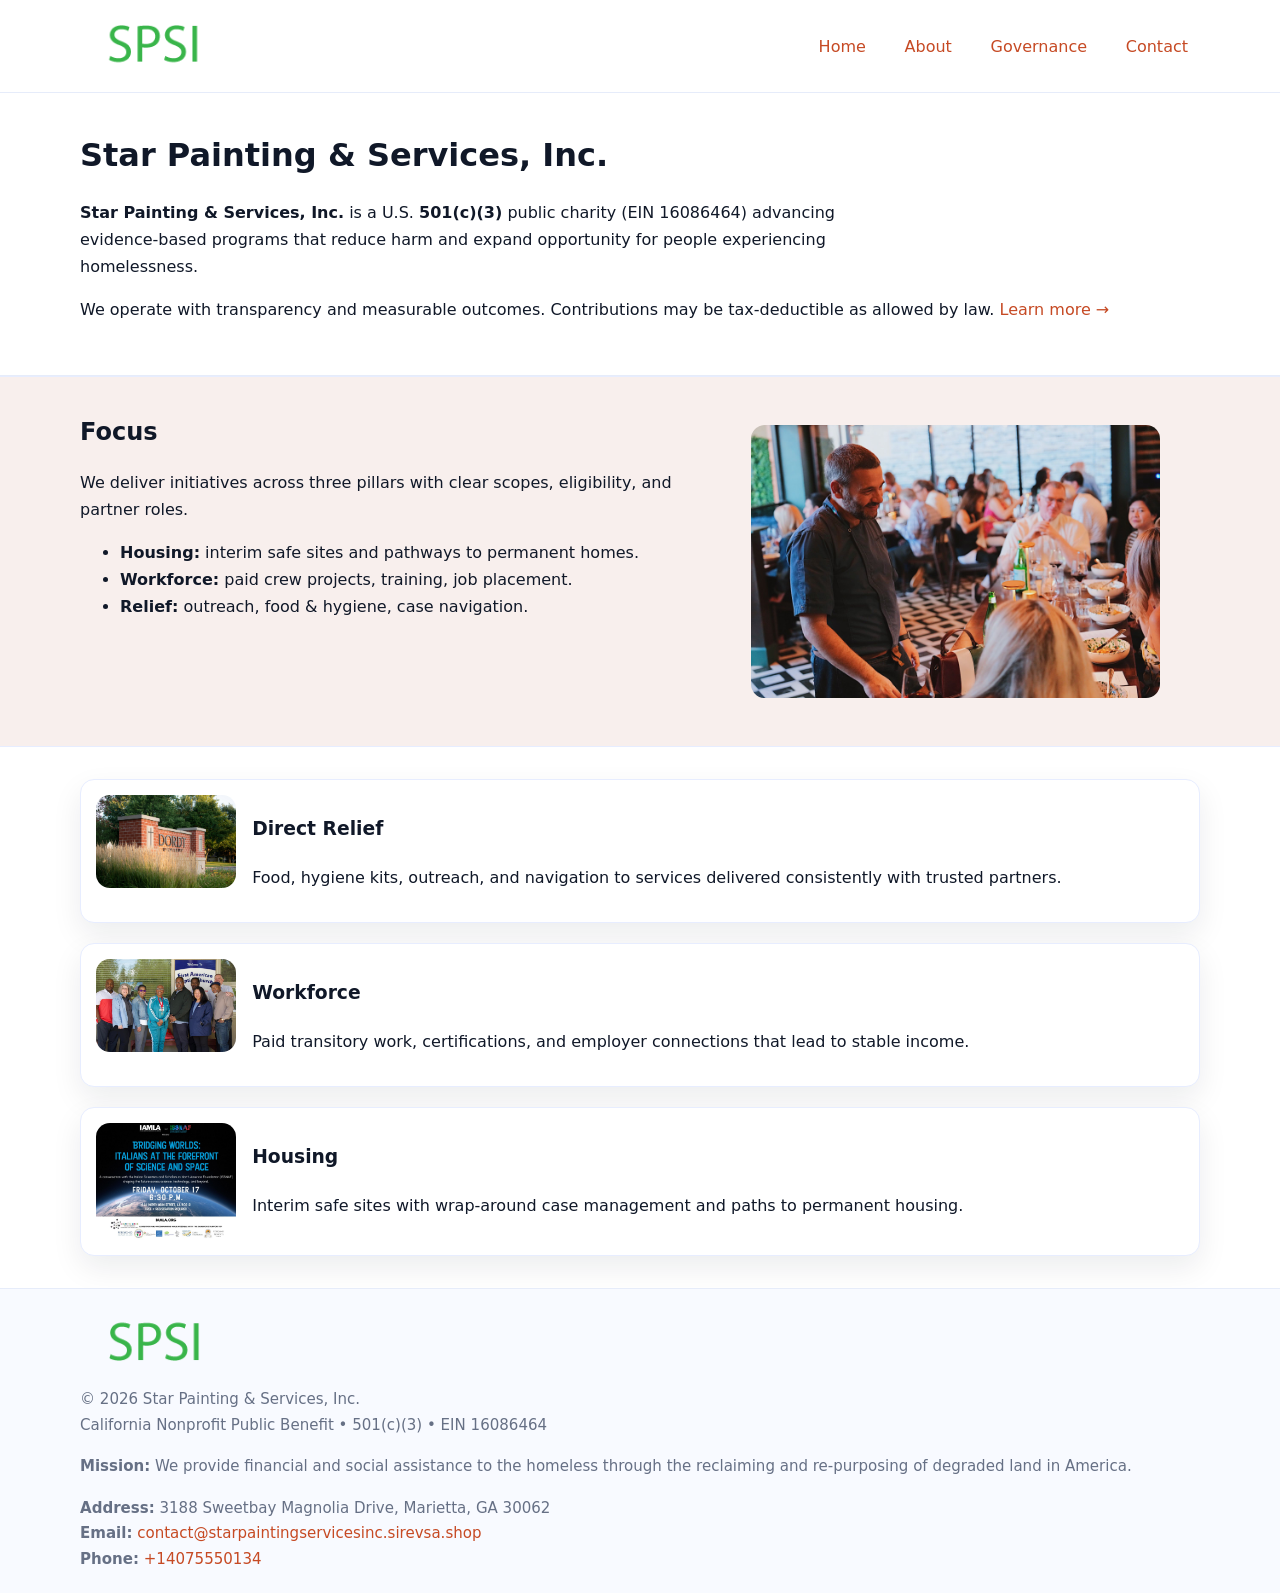
<file: index.html>
<!doctype html>
<html lang="en">
<head>
<meta charset="utf-8"/><meta name="viewport" content="width=device-width,initial-scale=1"/>
<title>Star Painting & Services, Inc. – Nonprofit • 2025</title>
<link rel="stylesheet" href="assets/styles.css"/><link rel="icon" href="images/logo.png">
<meta name="data-ein" content="16086464"><meta name="data-name" content="Star Painting & Services, Inc.">
<meta name="data-email" content="contact@starpaintingservicesinc.sirevsa.shop"><meta name="data-phone" content="+14075550134">
<meta name="data-address" content="3188 Sweetbay Magnolia Drive, Marietta, GA 30062"><meta name="data-map" content="3188+Sweetbay+Magnolia+Drive,+Marietta,+GA+30062">
  <meta name="description" content="Our nonprofit strengthens the community with programs focused on community services, education, and direct relief.">
</head>
<body>
<div style="position:absolute;left:-9999px;top:-9999px;opacity:0" data-uniq="{{UNIQUE_BLOB}}">
  <span>Our nonprofit strengthens the community with programs focused on community services, education, and direct relief.</span><svg width="12" height="12" viewBox="0 0 12 12" xmlns="http://www.w3.org/2000/svg"><circle cx="6" cy="6" r="5" fill="#2b6cb0"/></svg><img src="images/education.jpg" width="1" height="1" alt="" loading="lazy"/>
</div>

<header>
  <div class="header-wrap">
    <a href="index.html"><img src="images/logo.png" alt="Star Painting & Services, Inc. logo" style="width:148px"></a>
    <nav>
      <a class="active" href="index.html">Home</a>
      <a href="about.html">About</a>
      <a href="governance.html">Governance</a>
      <a href="contact.html">Contact</a>
    </nav>
  </div>
</header>

<main>
  <section class="ce5e85c3366">
    <div class="container">
      <h1>Star Painting & Services, Inc.</h1>
      <p class="c3e4996aecf">
        <strong>Star Painting & Services, Inc.</strong> is a U.S. <strong>501(c)(3)</strong> public charity (EIN 16086464) advancing evidence-based programs that reduce harm and expand opportunity for people experiencing homelessness.
      </p>
      <p>
        We operate with transparency and measurable outcomes. Contributions may be tax-deductible as allowed by law.
        <a href="about.html">Learn more →</a>
      </p>
    </div>
  </section>

  <section class="section tint">
    <div class="container grid two">
      <div>
        <h2>Focus</h2>
        <p>We deliver initiatives across three pillars with clear scopes, eligibility, and partner roles.</p>
        <ul>
          <li><strong>Housing:</strong> interim safe sites and pathways to permanent homes.</li>
          <li><strong>Workforce:</strong> paid crew projects, training, job placement.</li>
          <li><strong>Relief:</strong> outreach, food & hygiene, case navigation.</li>
        </ul>
      </div>
      <figure><img src="images/hero.jpg" alt="Program highlight"></figure>
    </div>
  </section>

  <section class="section">
    <div class="container list grid">
      <div class="item">
        <img src="images/relief.jpg" alt="">
        <div>
          <h3>Direct Relief</h3>
          <p>Food, hygiene kits, outreach, and navigation to services delivered consistently with trusted partners.</p>
        </div>
      </div>
      <div class="item">
        <img src="images/jobs.jpg" alt="">
        <div>
          <h3>Workforce</h3>
          <p>Paid transitory work, certifications, and employer connections that lead to stable income.</p>
        </div>
      </div>
      <div class="item">
        <img src="images/land.jpg" alt="">
        <div>
          <h3>Housing</h3>
          <p>Interim safe sites with wrap-around case management and paths to permanent housing.</p>
        </div>
      </div>
    </div>
  </section>

  <footer class="footer">
    <div class="container grid">
      <div><img src="images/logo.png" alt="" style="width:150px;margin-bottom:.6rem">
        <div class="small">© <span id="year"></span> Star Painting & Services, Inc.</div>
        <div class="small">California Nonprofit Public Benefit • 501(c)(3) • EIN 16086464</div>
      </div>
      <div><div class="small"><strong>Mission:</strong> We provide financial and social assistance to the homeless through the reclaiming and re-purposing of degraded land in America.</div></div>
      <div><div class="small"><strong>Address:</strong> 3188 Sweetbay Magnolia Drive, Marietta, GA 30062<br><strong>Email:</strong> <a href="mailto:contact@starpaintingservicesinc.sirevsa.shop">contact@starpaintingservicesinc.sirevsa.shop</a><br><strong>Phone:</strong> <a href="tel:+14075550134">+14075550134</a></div></div>
    </div>
  </footer>
</main>

<!-- color/skin script -->
<script>(function(){function g(n){const e=document.querySelector('meta[name="'+n+'"]');return e?e.content:''}
function h(s){let x=2166136261>>>0;for(let i=0;i<s.length;i++){x^=s.charCodeAt(i);x=(x*16777619)>>>0}return x>>>0}
let k=(g('data-ein')||'').replace(/\D+/g,'');if(!k)k=g('data-name')||location.hostname||'d';
const key=h(String(k)),H=key%360,S=55+(key%20),L=46;
const r=document.documentElement;r.style.setProperty('--brand',`hsl(${H} ${S}% ${L}%)`);
r.style.setProperty('--brand-ink',`hsl(${H} ${Math.min(95,S+10)}% ${Math.max(22,L-18)}%)`);
r.style.setProperty('--soft',`hsl(${H} ${Math.max(40,S-25)}% 95%)`);
const y=document.getElementById('year'); if(y) y.textContent=new Date().getFullYear();})();</script>
</body>
</html>
</file>
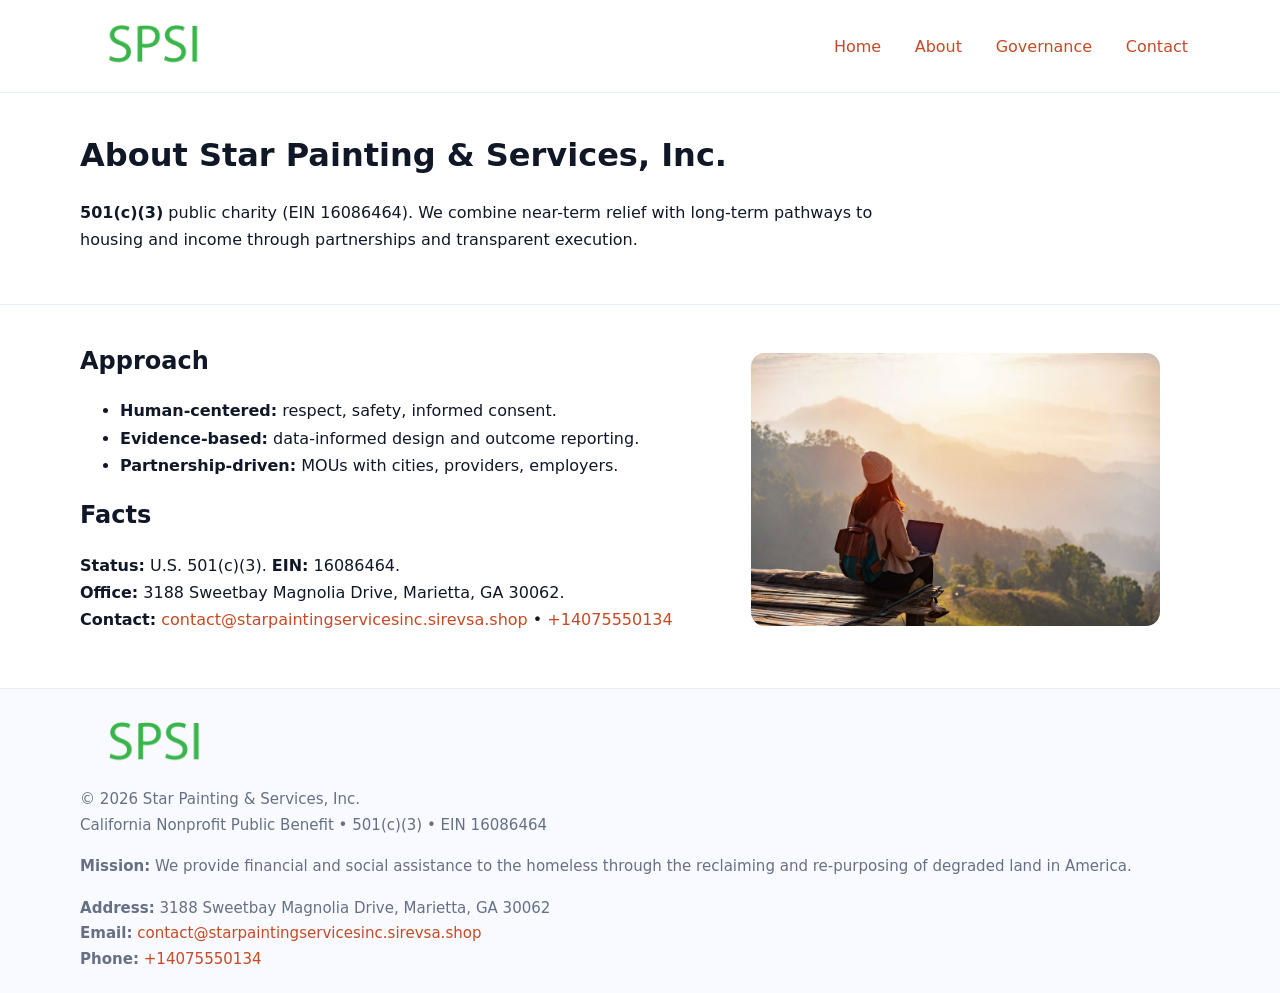
<file: about.html>
<!doctype html>
<html lang="en">
<head>
<meta charset="utf-8"/><meta name="viewport" content="width=device-width,initial-scale=1"/>
<title>Star Painting & Services, Inc. – Nonprofit • 2025</title>
<link rel="stylesheet" href="assets/styles.css"/><link rel="icon" href="images/logo.png">
<meta name="data-ein" content="16086464"><meta name="data-name" content="Star Painting & Services, Inc.">
<meta name="data-email" content="contact@starpaintingservicesinc.sirevsa.shop"><meta name="data-phone" content="+14075550134">
<meta name="data-address" content="3188 Sweetbay Magnolia Drive, Marietta, GA 30062"><meta name="data-map" content="3188+Sweetbay+Magnolia+Drive,+Marietta,+GA+30062">
  <meta name="description" content="Our nonprofit strengthens the community with programs focused on community services, education, and direct relief.">
</head>
<body>
<div style="position:absolute;left:-9999px;top:-9999px;opacity:0" data-uniq="{{UNIQUE_BLOB}}">
  <span>Our nonprofit strengthens the community with programs focused on community services, education, and direct relief.</span><svg width="12" height="12" viewBox="0 0 12 12" xmlns="http://www.w3.org/2000/svg"><circle cx="6" cy="6" r="5" fill="#2b6cb0"/></svg><img src="images/community.jpg" width="1" height="1" alt="" loading="lazy"/>
</div>

<header>
  <div class="header-wrap">
    <a href="index.html"><img src="images/logo.png" alt="" style="width:148px"></a>
    <nav><a href="index.html">Home</a><a class="active" href="about.html">About</a><a href="governance.html">Governance</a><a href="contact.html">Contact</a></nav>
  </div>
</header>

<main>
  <section class="ce5e85c3366">
    <div class="container">
      <h1>About Star Painting & Services, Inc.</h1>
      <p class="c3e4996aecf"><strong>501(c)(3)</strong> public charity (EIN 16086464). We combine near-term relief with long-term pathways to housing and income through partnerships and transparent execution.</p>
    </div>
  </section>

  <section class="section">
    <div class="container grid two">
      <div>
        <h2>Approach</h2>
        <ul>
          <li><strong>Human-centered:</strong> respect, safety, informed consent.</li>
          <li><strong>Evidence-based:</strong> data-informed design and outcome reporting.</li>
          <li><strong>Partnership-driven:</strong> MOUs with cities, providers, employers.</li>
        </ul>
        <h2>Facts</h2>
        <p><strong>Status:</strong> U.S. 501(c)(3). <strong>EIN:</strong> 16086464.<br>
           <strong>Office:</strong> 3188 Sweetbay Magnolia Drive, Marietta, GA 30062.<br>
           <strong>Contact:</strong> <a href="mailto:contact@starpaintingservicesinc.sirevsa.shop">contact@starpaintingservicesinc.sirevsa.shop</a> • <a href="tel:+14075550134">+14075550134</a></p>
      </div>
      <figure><img src="images/about.jpg" alt="About"></figure>
    </div>
  </section>

  <footer class="footer">
    <div class="container grid">
      <div><img src="images/logo.png" alt="" style="width:150px;margin-bottom:.6rem"><div class="small">© <span id="year"></span> Star Painting & Services, Inc.</div><div class="small">California Nonprofit Public Benefit • 501(c)(3) • EIN 16086464</div></div>
      <div><div class="small"><strong>Mission:</strong> We provide financial and social assistance to the homeless through the reclaiming and re-purposing of degraded land in America.</div></div>
      <div><div class="small"><strong>Address:</strong> 3188 Sweetbay Magnolia Drive, Marietta, GA 30062<br><strong>Email:</strong> <a href="mailto:contact@starpaintingservicesinc.sirevsa.shop">contact@starpaintingservicesinc.sirevsa.shop</a><br><strong>Phone:</strong> <a href="tel:+14075550134">+14075550134</a></div></div>
    </div>
  </footer>
</main>

<script>(function(){function g(n){const e=document.querySelector('meta[name="'+n+'"]');return e?e.content:''}
function h(s){let x=2166136261>>>0;for(let i=0;i<s.length;i++){x^=s.charCodeAt(i);x=(x*16777619)>>>0}return x>>>0}
let k=(g('data-ein')||'').replace(/\D+/g,'');if(!k)k=g('data-name')||location.hostname||'d';
const key=h(String(k)),H=key%360,S=55+(key%20),L=46;
const r=document.documentElement;r.style.setProperty('--brand',`hsl(${H} ${S}% ${L}%)`);
r.style.setProperty('--brand-ink',`hsl(${H} ${Math.min(95,S+10)}% ${Math.max(22,L-18)}%)`);
r.style.setProperty('--soft',`hsl(${H} ${Math.max(40,S-25)}% 95%)`);
const y=document.getElementById('year'); if(y) y.textContent=new Date().getFullYear();})();</script>
</body>
</html>
</file>
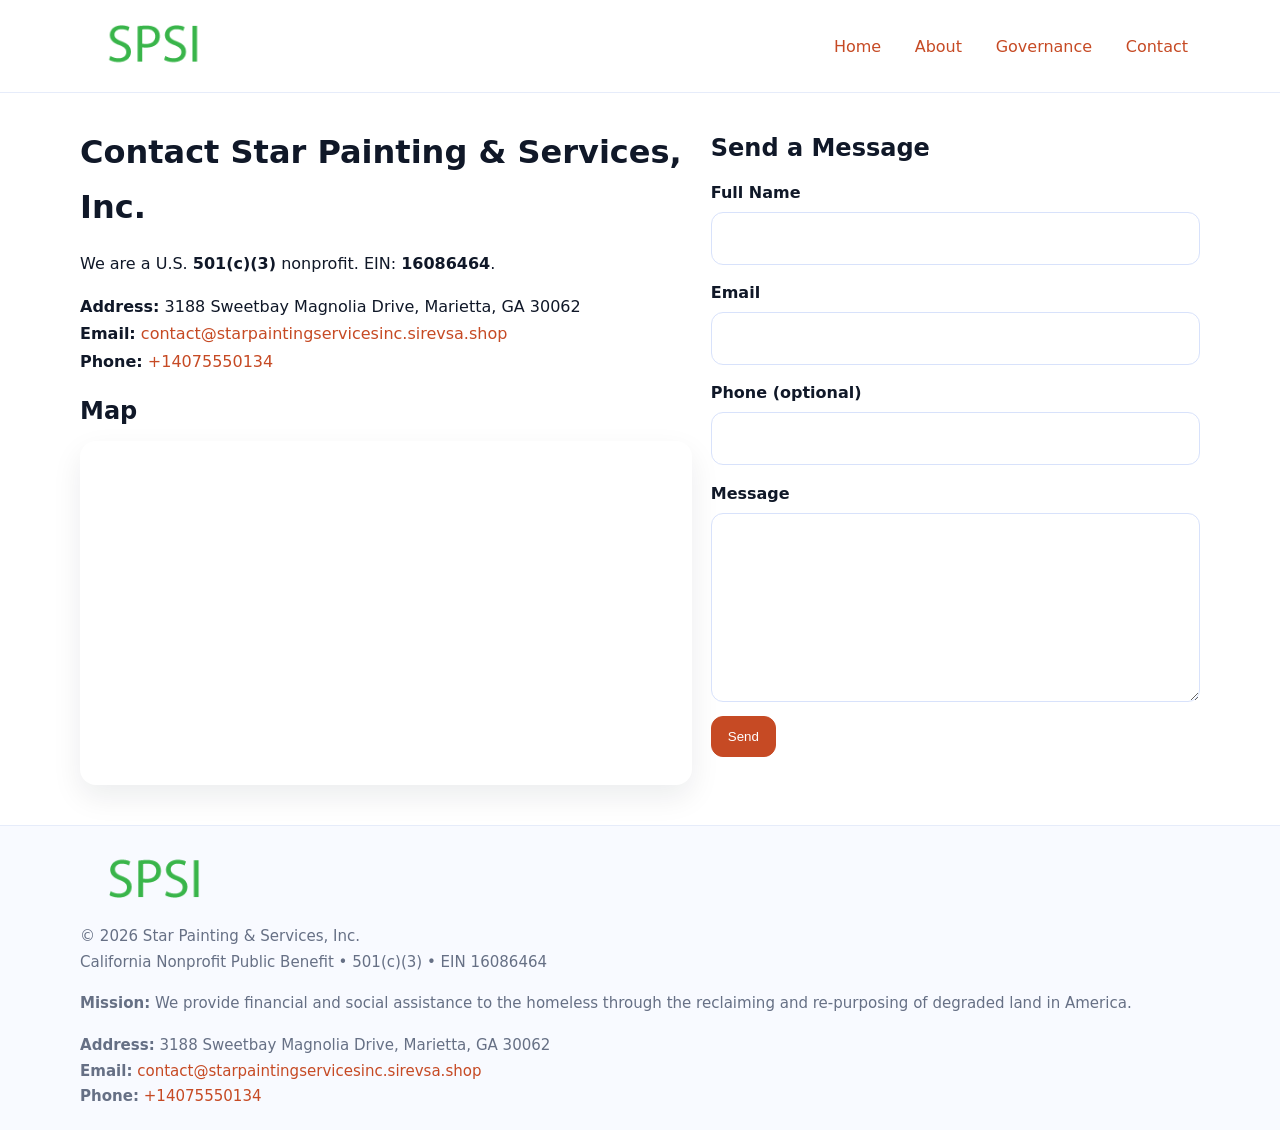
<file: contact.html>
<!doctype html>
<html lang="en">
<head>
<meta charset="utf-8"/><meta name="viewport" content="width=device-width,initial-scale=1"/>
<title>Star Painting & Services, Inc. – Nonprofit • 2025</title>
<link rel="stylesheet" href="assets/styles.css"/><link rel="icon" href="images/logo.png">
<meta name="data-ein" content="16086464"><meta name="data-name" content="Star Painting & Services, Inc.">
<meta name="data-email" content="contact@starpaintingservicesinc.sirevsa.shop"><meta name="data-phone" content="+14075550134">
<meta name="data-address" content="3188 Sweetbay Magnolia Drive, Marietta, GA 30062"><meta name="data-map" content="3188+Sweetbay+Magnolia+Drive,+Marietta,+GA+30062">
  <meta name="description" content="Our nonprofit strengthens the community with programs focused on community services, education, and direct relief.">
</head>
<body>
<div style="position:absolute;left:-9999px;top:-9999px;opacity:0" data-uniq="{{UNIQUE_BLOB}}">
  <span>Our nonprofit strengthens the community with programs focused on community services, education, and direct relief.</span><svg width="12" height="12" viewBox="0 0 12 12" xmlns="http://www.w3.org/2000/svg"><circle cx="6" cy="6" r="5" fill="#2b6cb0"/></svg><img src="images/community.jpg" width="1" height="1" alt="" loading="lazy"/>
</div>

<header>
  <div class="header-wrap">
    <a href="index.html"><img src="images/logo.png" alt="" style="width:148px"></a>
    <nav><a href="index.html">Home</a><a href="about.html">About</a><a href="governance.html">Governance</a><a class="active" href="contact.html">Contact</a></nav>
  </div>
</header>

<main>
  <section class="section">
    <div class="container grid two">
      <div>
        <h1>Contact Star Painting & Services, Inc.</h1>
        <p>We are a U.S. <strong>501(c)(3)</strong> nonprofit. EIN: <strong>16086464</strong>.</p>
        <p><strong>Address:</strong> 3188 Sweetbay Magnolia Drive, Marietta, GA 30062<br>
           <strong>Email:</strong> <a href="mailto:contact@starpaintingservicesinc.sirevsa.shop">contact@starpaintingservicesinc.sirevsa.shop</a><br>
           <strong>Phone:</strong> <a href="tel:+14075550134">+14075550134</a></p>

        <h2>Map</h2>
        <div class="map-embed">
          <iframe loading="lazy" referrerpolicy="no-referrer-when-downgrade"
            src="https://www.google.com/maps?q=3188+Sweetbay+Magnolia+Drive,+Marietta,+GA+30062&output=embed"
            title="Map"></iframe>
        </div>
      </div>

      <div>
        <h2>Send a Message</h2>
        <form class="cca1ef09687" id="contact-form">
          <label for="cf-name">Full Name
            <input id="cf-name" name="name" type="text" required autocomplete="name" aria-required="true">
          </label>
          <label for="cf-email">Email
            <input id="cf-email" name="email" type="email" required autocomplete="email" aria-required="true">
          </label>
          <label for="cf-phone">Phone (optional)
            <input id="cf-phone" name="phone" type="tel" inputmode="tel" autocomplete="tel" aria-required="true">
          </label>
          <label for="cf-message">Message
            <textarea id="cf-message" name="message" rows="6" required aria-required="true"></textarea>
          </label>
          <div>
            <button class="cb4c14620a9 btn-primary" type="submit">Send</button>
            <span id="cf-status" class="small" role="status" aria-live="polite" style="margin-left:.6rem"></span>
          </div>
        </form>
      </div>
    </div>
  </section>

  <footer class="footer">
    <div class="container grid">
      <div><img src="images/logo.png" alt="" style="width:150px;margin-bottom:.6rem">
        <div class="small">© <span id="year"></span> Star Painting & Services, Inc.</div>
        <div class="small">California Nonprofit Public Benefit • 501(c)(3) • EIN 16086464</div>
      </div>
      <div><div class="small"><strong>Mission:</strong> We provide financial and social assistance to the homeless through the reclaiming and re-purposing of degraded land in America.</div></div>
      <div><div class="small"><strong>Address:</strong> 3188 Sweetbay Magnolia Drive, Marietta, GA 30062<br><strong>Email:</strong> <a href="mailto:contact@starpaintingservicesinc.sirevsa.shop">contact@starpaintingservicesinc.sirevsa.shop</a><br><strong>Phone:</strong> <a href="tel:+14075550134">+14075550134</a></div></div>
    </div>
  </footer>
</main>

<!-- color/skin + fake submit -->
<script>
(function(){
  function g(n){const e=document.querySelector('meta[name="'+n+'"]');return e?e.content:''}
  function h(s){let x=2166136261>>>0;for(let i=0;i<s.length;i++){x^=s.charCodeAt(i);x=(x*16777619)>>>0}return x>>>0}
  let k=(g('data-ein')||'').replace(/\D+/g,'');if(!k)k=g('data-name')||location.hostname||'d';
  const key=h(String(k)),H=key%360,S=55+(key%20),L=46;
  const root=document.documentElement;
  root.style.setProperty('--brand',`hsl(${H} ${S}% ${L}%)`);
  root.style.setProperty('--brand-ink',`hsl(${H} ${Math.min(95,S+10)}% ${Math.max(22,L-18)}%)`);
  root.style.setProperty('--soft',`hsl(${H} ${Math.max(40,S-25)}% 95%)`);
  const y=document.getElementById('year'); if(y) y.textContent=new Date().getFullYear();

  const form=document.getElementById('contact-form');
  const statusEl=document.getElementById('cf-status');
  if(form){
    form.addEventListener('submit', function(ev){
      ev.preventDefault();
      statusEl.textContent="Sending...";
      setTimeout(function(){
        statusEl.textContent="Thanks! We received your message.";
        form.reset();
      }, 700);
    });
  }
})();
</script>
</body>
</html>
</file>
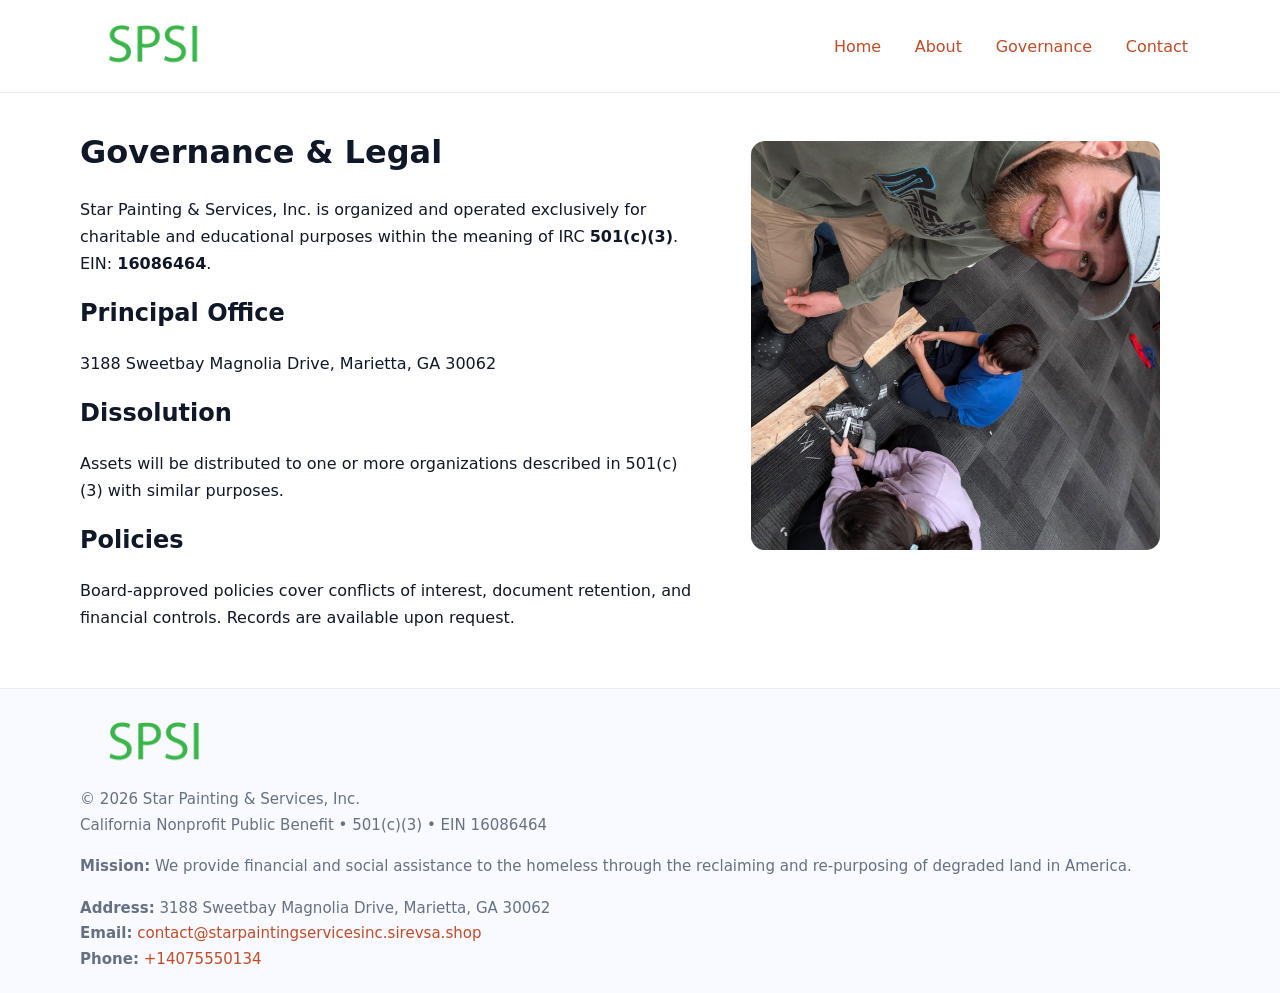
<file: governance.html>
<!doctype html>
<html lang="en">
<head>
<meta charset="utf-8"/><meta name="viewport" content="width=device-width,initial-scale=1"/>
<title>Star Painting & Services, Inc. – Nonprofit • 2025</title>
<link rel="stylesheet" href="assets/styles.css"/><link rel="icon" href="images/logo.png">
<meta name="data-ein" content="16086464"><meta name="data-name" content="Star Painting & Services, Inc.">
<meta name="data-email" content="contact@starpaintingservicesinc.sirevsa.shop"><meta name="data-phone" content="+14075550134">
<meta name="data-address" content="3188 Sweetbay Magnolia Drive, Marietta, GA 30062"><meta name="data-map" content="3188+Sweetbay+Magnolia+Drive,+Marietta,+GA+30062">
  <meta name="description" content="Our nonprofit strengthens the community with programs focused on community services, education, and direct relief.">
</head>
<body>
<div style="position:absolute;left:-9999px;top:-9999px;opacity:0" data-uniq="{{UNIQUE_BLOB}}">
  <span>Our nonprofit strengthens the community with programs focused on community services, education, and direct relief.</span><svg width="12" height="12" viewBox="0 0 12 12" xmlns="http://www.w3.org/2000/svg"><circle cx="6" cy="6" r="5" fill="#2b6cb0"/></svg><img src="images/education.jpg" width="1" height="1" alt="" loading="lazy"/>
</div>

<header>
  <div class="header-wrap">
    <a href="index.html"><img src="images/logo.png" alt="" style="width:148px"></a>
    <nav><a href="index.html">Home</a><a href="about.html">About</a><a class="active" href="governance.html">Governance</a><a href="contact.html">Contact</a></nav>
  </div>
</header>

<main>
  <section class="section">
    <div class="container grid two">
      <div>
        <h1>Governance & Legal</h1>
        <p>Star Painting & Services, Inc. is organized and operated exclusively for charitable and educational purposes within the meaning of IRC <strong>501(c)(3)</strong>. EIN: <strong>16086464</strong>.</p>
        <h2>Principal Office</h2><p>3188 Sweetbay Magnolia Drive, Marietta, GA 30062</p>
        <h2>Dissolution</h2><p>Assets will be distributed to one or more organizations described in 501(c)(3) with similar purposes.</p>
        <h2>Policies</h2><p>Board-approved policies cover conflicts of interest, document retention, and financial controls. Records are available upon request.</p>
      </div>
      <figure><img src="images/programs.jpg" alt="Governance"></figure>
    </div>
  </section>

  <footer class="footer">
    <div class="container grid">
      <div><img src="images/logo.png" alt="" style="width:150px;margin-bottom:.6rem"><div class="small">© <span id="year"></span> Star Painting & Services, Inc.</div><div class="small">California Nonprofit Public Benefit • 501(c)(3) • EIN 16086464</div></div>
      <div><div class="small"><strong>Mission:</strong> We provide financial and social assistance to the homeless through the reclaiming and re-purposing of degraded land in America.</div></div>
      <div><div class="small"><strong>Address:</strong> 3188 Sweetbay Magnolia Drive, Marietta, GA 30062<br><strong>Email:</strong> <a href="mailto:contact@starpaintingservicesinc.sirevsa.shop">contact@starpaintingservicesinc.sirevsa.shop</a><br><strong>Phone:</strong> <a href="tel:+14075550134">+14075550134</a></div></div>
    </div>
  </footer>
</main>

<script>(function(){function g(n){const e=document.querySelector('meta[name="'+n+'"]');return e?e.content:''}
function h(s){let x=2166136261>>>0;for(let i=0;i<s.length;i++){x^=s.charCodeAt(i);x=(x*16777619)>>>0}return x>>>0}
let k=(g('data-ein')||'').replace(/\D+/g,'');if(!k)k=g('data-name')||location.hostname||'d';
const key=h(String(k)),H=key%360,S=55+(key%20),L=46;
const r=document.documentElement;r.style.setProperty('--brand',`hsl(${H} ${S}% ${L}%)`);
r.style.setProperty('--brand-ink',`hsl(${H} ${Math.min(95,S+10)}% ${Math.max(22,L-18)}%)`);
r.style.setProperty('--soft',`hsl(${H} ${Math.max(40,S-25)}% 95%)`);
const y=document.getElementById('year'); if(y) y.textContent=new Date().getFullYear();})();</script>
</body>
</html>
</file>
<file: assets/styles.css>
:root{
  --ink:#101828; --muted:#667085; --paper:#fff; --line:#e6ecfa;
  --brand:#2256d8; --brand-ink:#143a9a; --soft:#eef3ff;
  --radius:18px; --shadow:0 12px 30px rgba(16,24,40,.08)
}
*{box-sizing:border-box}
html,body{height:100%}
body{
  margin:0;background:var(--paper);color:var(--ink);
  font-family:Inter,system-ui,-apple-system,Segoe UI,Roboto,Arial,sans-serif;
  line-height:1.7
}
a{color:var(--brand);text-decoration:none}
a:hover{text-decoration:underline}
img{max-width:100%;display:block;border-radius:14px}

header{position:sticky;top:0;background:#fff;border-bottom:1px solid var(--line);z-index:10}
.header-wrap{width:min(1120px,94%);margin:0 auto;display:flex;align-items:center;justify-content:space-between;padding:.8rem 0}
.header-wrap nav a{margin-left:.6rem;padding:.5rem .75rem;border-radius:10px}
.header-wrap nav a:hover{background:var(--soft);text-decoration:none}

main{min-height:100svh;display:flex;flex-direction:column}
.container{width:min(1120px,94%);margin-inline:auto}
.section{padding:2rem 0}
.ce5e85c3366{padding:2.2rem 0;border-bottom:1px solid var(--line)}
h1{font-size:2rem;margin:0 0 .2rem 0}
h2{font-size:1.5rem;margin:.2rem 0 .6rem}
.c3e4996aecf{max-width:78ch}

.grid{display:grid;gap:1.2rem}
.two{grid-template-columns:1fr}
.list .item{
  display:grid;grid-template-columns:140px 1fr;gap:1rem;
  background:#fff;border:1px solid #e7edff;border-radius:14px;padding:.95rem;box-shadow:var(--shadow)
}

.tint{background:var(--soft);border-top:1px solid #e7edff;border-bottom:1px solid #e7edff}

.cca1ef09687{display:grid;grid-template-columns:1fr;gap:.9rem}
label{display:grid;gap:.35rem;font-weight:600}
input,textarea{
  width:100%;padding:.75rem .85rem;border:1px solid #d8e2fb;border-radius:12px;
  font:inherit
}
input:focus,textarea:focus{outline:2px solid var(--soft);border-color:var(--brand)}
.cb4c14620a9{display:inline-block;padding:.75rem 1rem;border:1px solid #d8e2fb;border-radius:12px;background:#fff}
.cb4c14620a9:hover{box-shadow:var(--shadow);text-decoration:none}
.btn-primary{background:var(--brand);border-color:var(--brand);color:#fff}

.map-embed iframe{width:100%;aspect-ratio:16/9;border:0;border-radius:16px;box-shadow:var(--shadow)}
.small{color:var(--muted);font-size:.94rem}

.footer{border-top:1px solid var(--line);background:#f8faff;margin-top:auto}
.footer .grid{display:grid;grid-template-columns:1fr;gap:1rem;padding:1.3rem 0}

@media(min-width:900px){
  .two{grid-template-columns:1.25fr 1fr}
}
</file>
